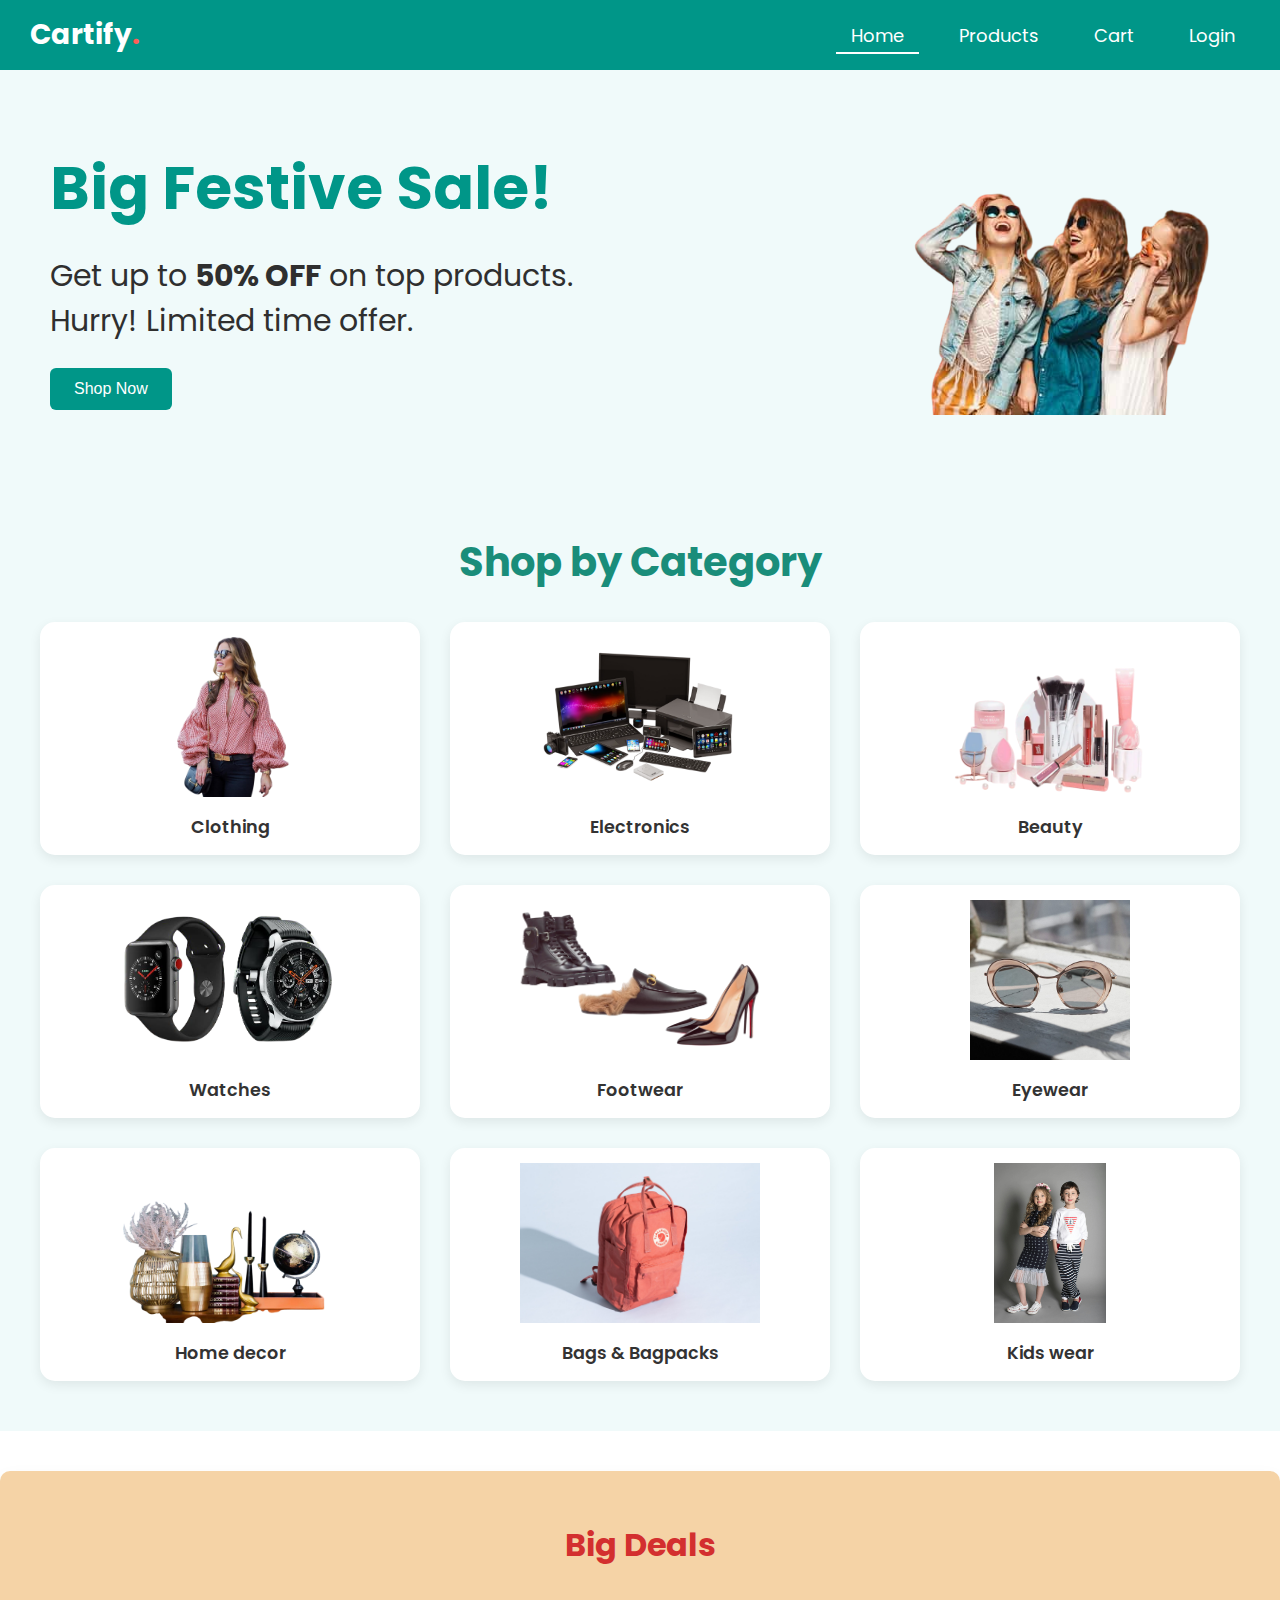
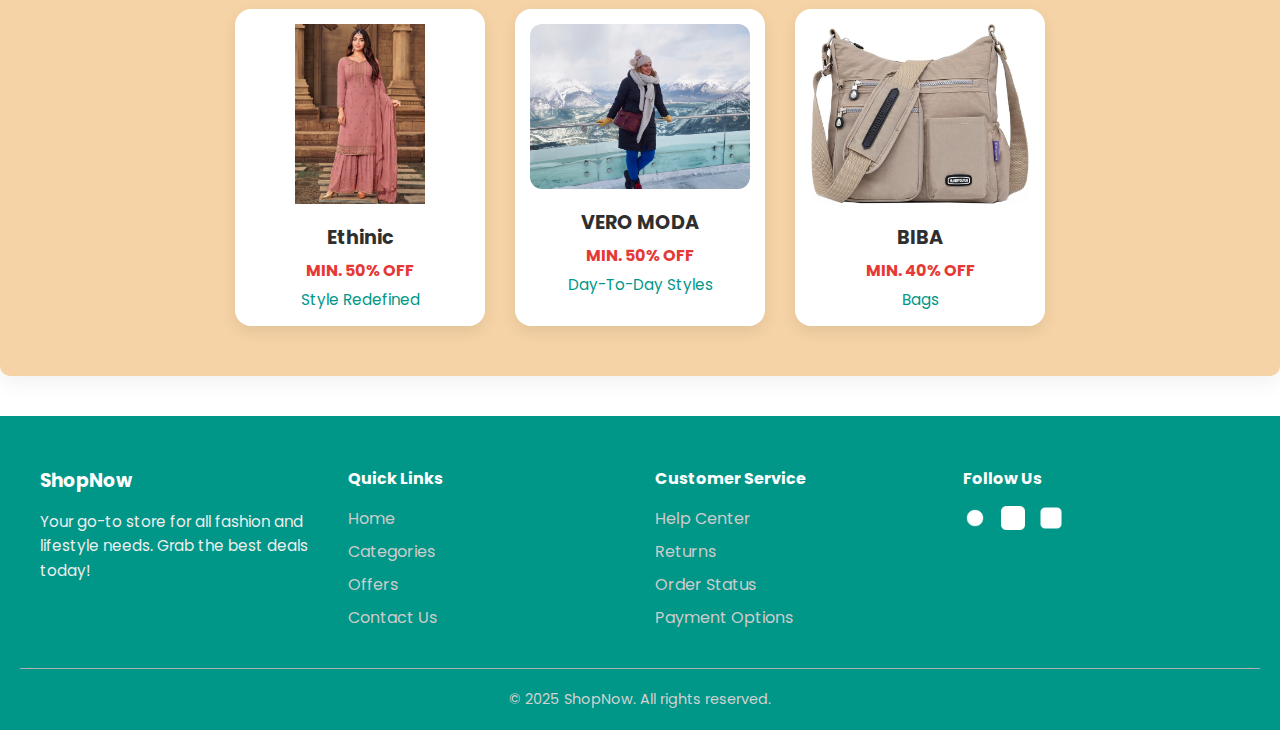
<file: index.html>
<!DOCTYPE html>
<html lang="en">
<head>
  <meta charset="UTF-8" />
  <meta name="viewport" content="width=device-width, initial-scale=1.0" />
  <title>E-commerce website</title>
  <link rel="stylesheet" href="style.css" />
</head>
<body>
  <!-- Navbar -->
  <nav class="navbar">
    <div class="logo">Cartify<span class="dot">.</span></div>
    <ul class="nav-links" >
      <li><a href="index.html" class="active">Home</a></li>
      <li><a href="products.html">Products</a></li>
      <li><a href="cart.html">Cart</a></li>
      <li><a href="login.html">Login</a></li>
    </ul>
  </nav>

  <!-- Discount Section -->
  <section class="discount-section">

    
      <div class="discount-text">
        <h2>Big Festive Sale!</h2>
        <p>Get up to <strong>50% OFF</strong> on top products.<br />Hurry! Limited time offer.</p>
        <!-- <button class="shop-btn">Shop Now</button> -->

        <a href="products.html">
  <button class="shop-btn">Shop Now</button>
</a>

      </div>
     <div class="discount-image">
        <img src="clothing-offers-Photoroom.png" alt="Discount Offer" />
     </div>
    
  </section>

  <!--  Categories Section moved OUTSIDE -->
  <section class="categories-section">
   
    <h2>Shop by Category</h2>
    <div class="category-cards" >
      <div class="category-card" data-category="Clothing">
        <img src="clothings.png" alt="Clothing" />
        <p>Clothing</p>
      </div>
      <div class="category-card" data-category="Electronics">
        <img src="electronic.png" alt="Electronics" />
        <p>Electronics</p>
      </div>
      <div class="category-card" data-category="Beauty">
        <img src="beauty.png" alt="Beauty" />
        <p>Beauty</p>
      </div>
      <div class="category-card" data-category="Watches">
        <img src="watches.png" alt="Watches" />
        <p>Watches</p>
      </div>
      <div class="category-card" data-category="Footwear">
        <img src="Footwear.png" alt="Footwear" />
        <p>Footwear</p>
      </div>
       <div class="category-card" data-category="Eyewear">
        <img src="Eyewear.jpg" alt="eyewear" />
        <p>Eyewear</p>
      </div>
       <div class="category-card" data-category="Home Decor">
        <img src="Home decor.png" alt="Home decor" />
        <p>Home decor</p>
      </div>
       <div class="category-card" data-category="Bags & Bagpacks">
        <img src="bags.jpg" alt="Bags" />
        <p>Bags & Bagpacks</p>
      </div>
      <div class="category-card" data-category="Kids Wear">
        <img src="Kids wear.jpg" alt="Kids wear" />
        <p>Kids wear</p>
      </div>
    </div>
   
  </section>
 <!-- DEALS SECTION -->
 <section class="deals-section">
  
  <h2 class="deals-heading">Big Deals</h2>
  <div class="deals-container">
    
    <div class="deal-card">
      <img src="Ethinic wear.jpg" alt="Levi's Denim">
      <div class="brand-text">Ethinic</div>
      <p class="discount">MIN. 50% OFF</p>
      <p class="subtext">Style Redefined</p>
    </div>

    <div class="deal-card">
      <img src="Winter wear.jpg" alt="Winter Wear">
      <div class="brand-text">VERO MODA</div>
      <p class="discount">MIN. 50% OFF</p>
      <p class="subtext">Day-To-Day Styles</p>
    </div>

    <div class="deal-card">
      <img src="bags1.jpg" alt="Bags">
      <div class="brand-text">BIBA</div>
      <p class="discount">MIN. 40% OFF</p>
      <p class="subtext">Bags</p>
    </div>
  </div>
 
</section>

<footer class="site-footer">
  
  <div class="footer-container">
    <div class="footer-column">
      <h3>ShopNow</h3>
      <p>Your go-to store for all fashion and lifestyle needs. Grab the best deals today!</p>
    </div>

    <div class="footer-column">
      <h4>Quick Links</h4>
      <ul>
        <li><a href="#">Home</a></li>
        <li><a href="#">Categories</a></li>
        <li><a href="#">Offers</a></li>
        <li><a href="#">Contact Us</a></li>
      </ul>
    </div>

    <div class="footer-column">
      <h4>Customer Service</h4>
      <ul>
        <li><a href="#">Help Center</a></li>
        <li><a href="#">Returns</a></li>
        <li><a href="#">Order Status</a></li>
        <li><a href="#">Payment Options</a></li>
      </ul>
    </div>

    <div class="footer-column">
      <h4>Follow Us</h4>
      <div class="social-icons">
        <a href="#"><img src="facebook-icon.png" alt="Facebook" /></a>
        <a href="#"><img src="instagram-icon.png" alt="Instagram" /></a>
        <a href="#"><img src="Twitter-icon.png" alt="Twitter" /></a>
      </div>
    </div>
  </div>

  <div class="footer-bottom">
    <p>&copy; 2025 ShopNow. All rights reserved.</p>
  </div>
  
</footer>




  <!-- JS -->
  <script src="script.js"></script>
</body>
</html>
</file>
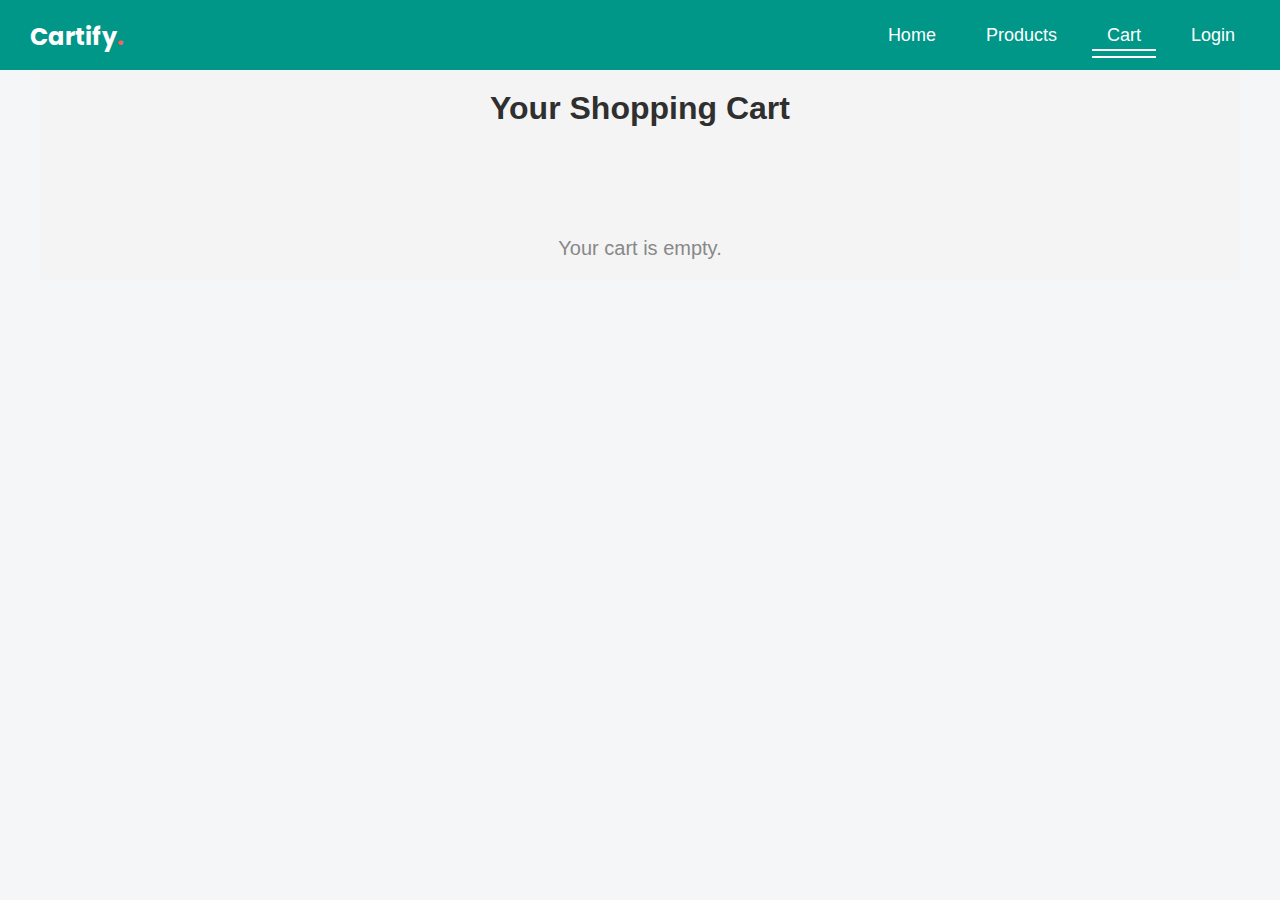
<file: cart.html>
<!DOCTYPE html>
<html lang="en">
<head>
  <meta charset="UTF-8">
  <meta name="viewport" content="width=device-width, initial-scale=1.0"> <!-- ✅ Added for responsiveness -->
  <title>Cart - Cartify</title>
  <link rel="stylesheet" href="style.css">
  <style>
    body {
      font-family: 'Segoe UI', sans-serif;
      background-color: #f4f6f8;
      margin: 0;
      padding: 0;
    }

    /* Navbar */
    .navbar {
      display: flex;
      justify-content: space-between;
      align-items: center;
      padding: 15px 30px;
      background: #009688;
      color: white;
      flex-wrap: wrap;
    }
    .logo {
      font-size: 1.5rem;
      font-weight: bold;
    }
    .nav-links {
      list-style: none;
      display: flex;
      gap: 20px;
      margin: 0;
      padding: 0;
      flex-wrap: wrap;
    }
    .nav-links a {
      text-decoration: none;
      color: white;
      font-weight: 500;
    }
    .nav-links a.active {
      border-bottom: 2px solid #fff;
    }

    /* Cart Section */
    .cart-section {
      max-width: 1200px;
      margin: 0 auto;
      padding: 20px;
    }
    .cart-section h2 {
      text-align: center;
      font-size: 2rem;
      margin-bottom: 30px;
    }

    .cart-grid {
      display: flex;
      flex-direction: column;
      gap: 20px;
    }

    .cart-item {
      background-color: #fff;
      display: flex;
      align-items: center;
      padding: 15px;
      border-radius: 10px;
      box-shadow: 0 2px 8px rgba(0, 0, 0, 0.06);
      transition: box-shadow 0.3s;
      flex-wrap: wrap; /* ✅ Handles smaller screens */
    }

    .cart-item:hover {
      box-shadow: 0 4px 14px rgba(0, 0, 0, 0.1);
    }

    .cart-item img {
      height: 100px;
      width: 100px;
      object-fit: cover;
      border-radius: 8px;
      border: 1px solid #ddd;
      flex-shrink: 0;
    }

    .cart-details {
      flex: 1;
      margin-left: 20px;
      min-width: 180px; /* ✅ Prevents collapsing on mobile */
    }

    .cart-details h3 {
      margin: 0;
      font-size: 18px;
      color: #333;
    }
    .cart-details p {
      margin: 5px 0;
      font-size: 16px;
      color: #666;
    }

    .remove-btn {
      background-color: #ff5252;
      border: none;
      padding: 10px 16px;
      color: white;
      border-radius: 6px;
      cursor: pointer;
      font-size: 14px;
      transition: background-color 0.3s;
      margin-top: 10px;
    }
    .remove-btn:hover {
      background-color: #e60000;
    }

    .empty-cart {
      text-align: center;
      margin-top: 80px;
      font-size: 20px;
      color: #888;
    }

    .checkout-summary {
      display: flex;
      justify-content: space-between;
      align-items: center;
      margin-top: 30px;
      flex-wrap: wrap;
      gap: 15px;
      padding: 15px;
      background: #fff;
      border-radius: 10px;
      box-shadow: 0 2px 8px rgba(0,0,0,0.08);
    }

    .total-section {
      font-size: 20px;
      font-weight: 600;
      color: #111;
    }

    .checkout-btn {
      background-color: #009688;
      color: white;
      padding: 12px 28px;
      font-size: 16px;
      border: none;
      border-radius: 6px;
      cursor: pointer;
      transition: background-color 0.3s;
      text-decoration: none;
    }
    .checkout-btn:hover {
      background-color: #00796b;
    }

    /* ✅ Responsive Fixes */
    @media (max-width: 768px) {
      .cart-item {
        flex-direction: column;
        align-items: flex-start;
      }
      .cart-details {
        margin-left: 0;
        margin-top: 10px;
      }
      .checkout-summary {
        flex-direction: column;
        align-items: flex-start;
      }
      .total-section {
        font-size: 18px;
      }
      .checkout-btn {
        width: 100%;
        text-align: center;
      }
    }

    @media (max-width: 480px) {
      .navbar {
        flex-direction: column;
        align-items: flex-start;
      }
      .nav-links {
        flex-direction: column;
        gap: 10px;
        width: 100%;
      }
      .cart-section h2 {
        font-size: 1.5rem;
      }
      .cart-item img {
        height: 80px;
        width: 80px;
      }
    }
  </style>
</head>
<body>

  <!-- Navbar -->
  <nav class="navbar">
    <div class="logo">Cartify<span class="dot">.</span></div>
    <ul class="nav-links">
      <li><a href="index.html">Home</a></li>
      <li><a href="products.html">Products</a></li>
      <li><a href="cart.html" class="active">Cart</a></li>
      <li><a href="login.html">Login</a></li>
    </ul>
  </nav>

  <!-- Cart Section -->
  <section class="cart-section">
    <h2>Your Shopping Cart</h2>
    <div class="cart-grid" id="cart-items"></div>
    <div id="checkout-container" class="checkout-summary" style="display:none;">
      <div id="total-price" class="total-section"></div>
      <a href="checkout.html" class="checkout-btn">Proceed to Checkout</a>
    </div>
  </section>

  <script>
    const cartContainer = document.getElementById('cart-items');
    const totalPriceEl = document.getElementById('total-price');
    let cartItems = JSON.parse(localStorage.getItem('cart')) || [];

    function calculateTotal(cartItems) {
      let total = 0;
      cartItems.forEach(item => {
        const price = parseInt(item.price.replace(/\D/g, ''));
        total += price;
      });
      return total;
    }

    function renderCart() {
      cartContainer.innerHTML = '';
      if (cartItems.length === 0) {
        cartContainer.innerHTML = '<p class="empty-cart">Your cart is empty.</p>';
        totalPriceEl.innerHTML = '';
        document.getElementById('checkout-container').style.display = 'none';
        return;
      }

      cartItems.forEach((item, index) => {
        const product = document.createElement('div');
        product.classList.add('cart-item');
        product.innerHTML = `
          <img src="${item.image}" alt="${item.name}">
          <div class="cart-details">
            <h3>${item.name}</h3>
            <p>${item.price}</p>
          </div>
          <button class="remove-btn" data-index="${index}">Remove</button>
        `;
        cartContainer.appendChild(product);
      });

      document.querySelectorAll('.remove-btn').forEach(btn => {
        btn.addEventListener('click', function() {
          const index = this.getAttribute('data-index');
          cartItems.splice(index, 1);
          localStorage.setItem('cart', JSON.stringify(cartItems));
          renderCart();
        });
      });

      const total = calculateTotal(cartItems);
      totalPriceEl.innerHTML = `Total: ₹${total}`;
      document.getElementById('checkout-container').style.display = 'flex';
    }

    renderCart();
  </script>
</body>
</html>
</file>
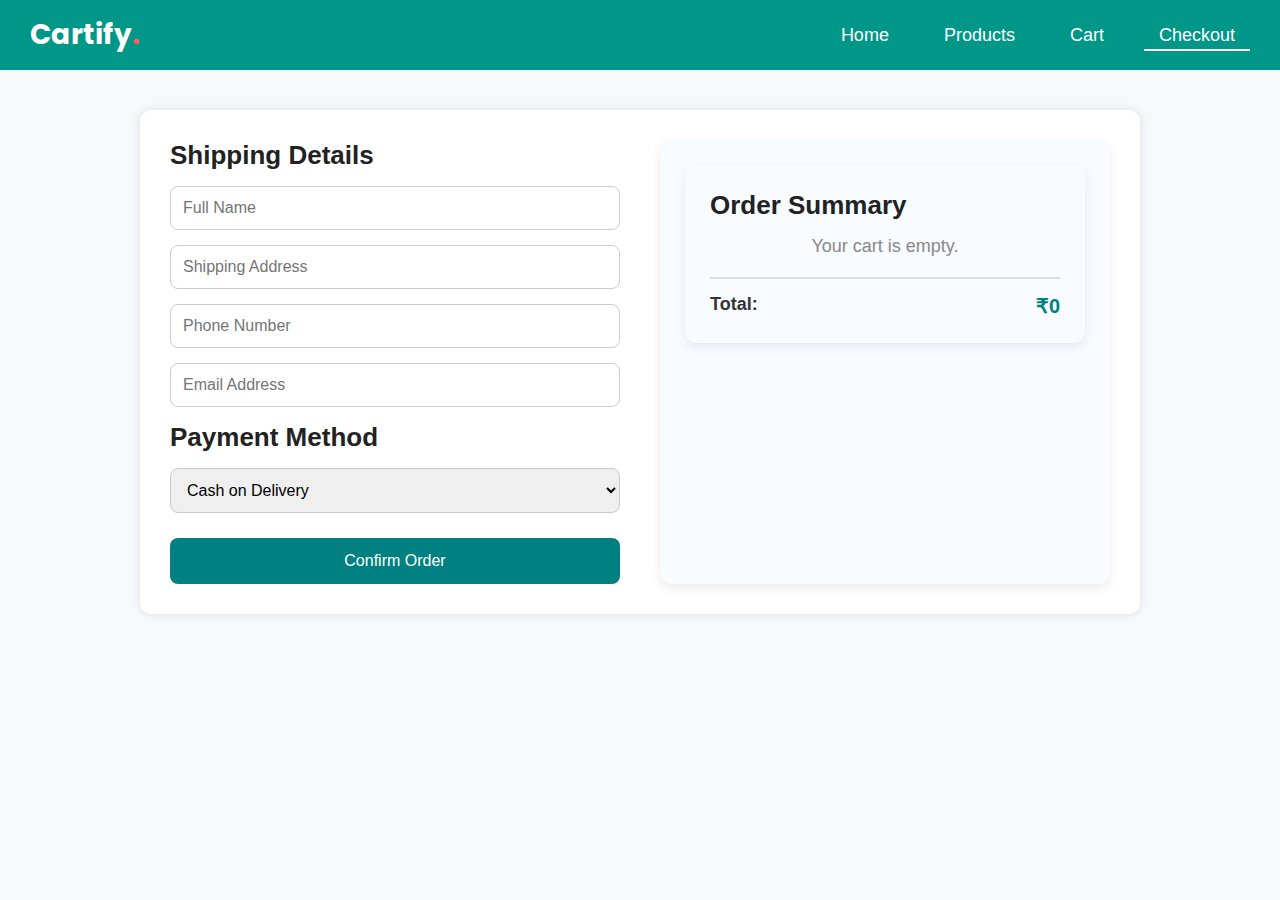
<file: checkout.html>
<!DOCTYPE html>
<html lang="en">
<head>
  <meta charset="UTF-8" />
  <meta name="viewport" content="width=device-width, initial-scale=1.0"/>
  <title>Checkout - Cartify</title>
  <link rel="stylesheet" href="style.css" />
  <style>
    body {
      font-family: 'Segoe UI', sans-serif;
      background-color: #f6f9fc;
      margin: 0;
      padding: 0;
    }

    .checkout-container {
      max-width: 1000px;
      margin: 40px auto;
      background-color: #fff;
      padding: 30px;
      box-shadow: 0 0 10px rgba(0,0,0,0.1);
      border-radius: 12px;
      display: flex;
      gap: 40px;
      flex-wrap: wrap;
    }

    .checkout-form, .order-summary {
      flex: 1 1 400px;
    }

    h2 {
      margin-bottom: 15px;
      font-size: 26px;
      color: #222;
    }

    input, select, textarea {
      width: 100%;
      padding: 12px;
      margin-bottom: 15px;
      border: 1px solid #ccc;
      border-radius: 8px;
      font-size: 16px;
    }

    .order-summary {
      background-color: #f0f4ff;
      padding: 20px;
      border-radius: 12px;
    }

    .summary-item {
      display: flex;
      justify-content: space-between;
      margin-bottom: 12px;
      font-size: 16px;
    }

    .checkout-btn {
      background-color: #008080;
      color: white;
      border: none;
      padding: 14px 24px;
      font-size: 16px;
      border-radius: 8px;
      cursor: pointer;
      width: 100%;
      margin-top: 10px;
    }

    .checkout-btn:hover {
      background-color: #006666;
    }

    .empty-msg {
      color: #888;
      font-size: 18px;
      text-align: center;
    }

    .order-summary {
  background-color: #f8fbff;
  padding: 25px;
  border-radius: 12px;
  box-shadow: 0 4px 12px rgba(0,0,0,0.08);
}

.summary-list {
  display: flex;
  flex-direction: column;
  gap: 15px;
  margin-bottom: 20px;
}

.summary-item-card {
  display: flex;
  align-items: center;
  background-color: #ffffff;
  border: 1px solid #ddd;
  padding: 12px 15px;
  border-radius: 10px;
  box-shadow: 0 1px 4px rgba(0,0,0,0.05);
}

.summary-item-card img {
  width: 60px;
  height: 60px;
  object-fit: cover;
  border-radius: 6px;
  margin-right: 15px;
}

.summary-item-details {
  flex-grow: 1;
}

.summary-item-details h4 {
  margin: 0;
  font-size: 16px;
  color: #222;
}

.summary-item-details span {
  color: #666;
  font-size: 14px;
}

.summary-total-label {
  font-size: 18px;
  font-weight: bold;
  color: #333;
}

.summary-total-amount {
  font-size: 20px;
  font-weight: bold;
  color: #008080;
}

.total-section {
  display: flex;
  justify-content: space-between;
  border-top: 2px solid #ddd;
  padding-top: 15px;
}

  </style>
</head>
<body>

  <nav class="navbar">
    <div class="logo">Cartify<span class="dot">.</span></div>
    <ul class="nav-links">
      <li><a href="index.html">Home</a></li>
      <li><a href="products.html">Products</a></li>
      <li><a href="cart.html">Cart</a></li>
      <li><a href="checkout.html" class="active">Checkout</a></li>
    </ul>
  </nav>

  <div class="checkout-container">
    <div class="checkout-form">
      <h2>Shipping Details</h2>
      <input type="text" id="name" placeholder="Full Name" required>
      <input type="text" id="address" placeholder="Shipping Address" required>
      <input type="tel" id="phone" placeholder="Phone Number" required>
      <input type="email" id="email" placeholder="Email Address" required>

      <h2>Payment Method</h2>
      <select id="payment">
        <option value="cod">Cash on Delivery</option>
        <option value="upi">UPI</option>
        <option value="card">Credit/Debit Card</option>
      </select>

      <button class="checkout-btn" onclick="confirmOrder()">Confirm Order</button>
    </div>

    <div class="order-summary">
     <div class="order-summary">
  <h2>Order Summary</h2>
  <div id="summary-items" class="summary-list">
    <!-- Items injected via JavaScript -->
  </div>
  <div class="total-section">
    <div class="summary-total-label">Total:</div>
    <div class="summary-total-amount">₹<span id="total-amount">0</span></div>
  </div>
</div>

  </div>

  <script>
    const cart = JSON.parse(localStorage.getItem('cart')) || [];
    const summaryItems = document.getElementById('summary-items');
    const totalAmount = document.getElementById('total-amount');

    let total = 0;

    if (cart.length === 0) {
      summaryItems.innerHTML = "<p class='empty-msg'>Your cart is empty.</p>";
    } else {
      cart.forEach(item => {
        const div = document.createElement('div');
        div.classList.add('summary-item');
        div.innerHTML = `<span>${item.name}</span><span>${item.price}</span>`;
        summaryItems.appendChild(div);

        const numericPrice = parseFloat(item.price.replace(/[^\d.]/g, ''));
        total += numericPrice;
      });
      totalAmount.innerText = total.toFixed(2);
    }

    function confirmOrder() {
      const name = document.getElementById('name').value.trim();
      const address = document.getElementById('address').value.trim();
      const phone = document.getElementById('phone').value.trim();
      const email = document.getElementById('email').value.trim();
      const payment = document.getElementById('payment').value;

      if (!name || !address || !phone || !email) {
        alert("Please fill all shipping details.");
        return;
      }

      alert("🎉 Order placed successfully!\nThank you for shopping with Cartify.");
      localStorage.removeItem('cart');
      window.location.href = "index.html";
    }
  </script>
</body>
</html>
</file>
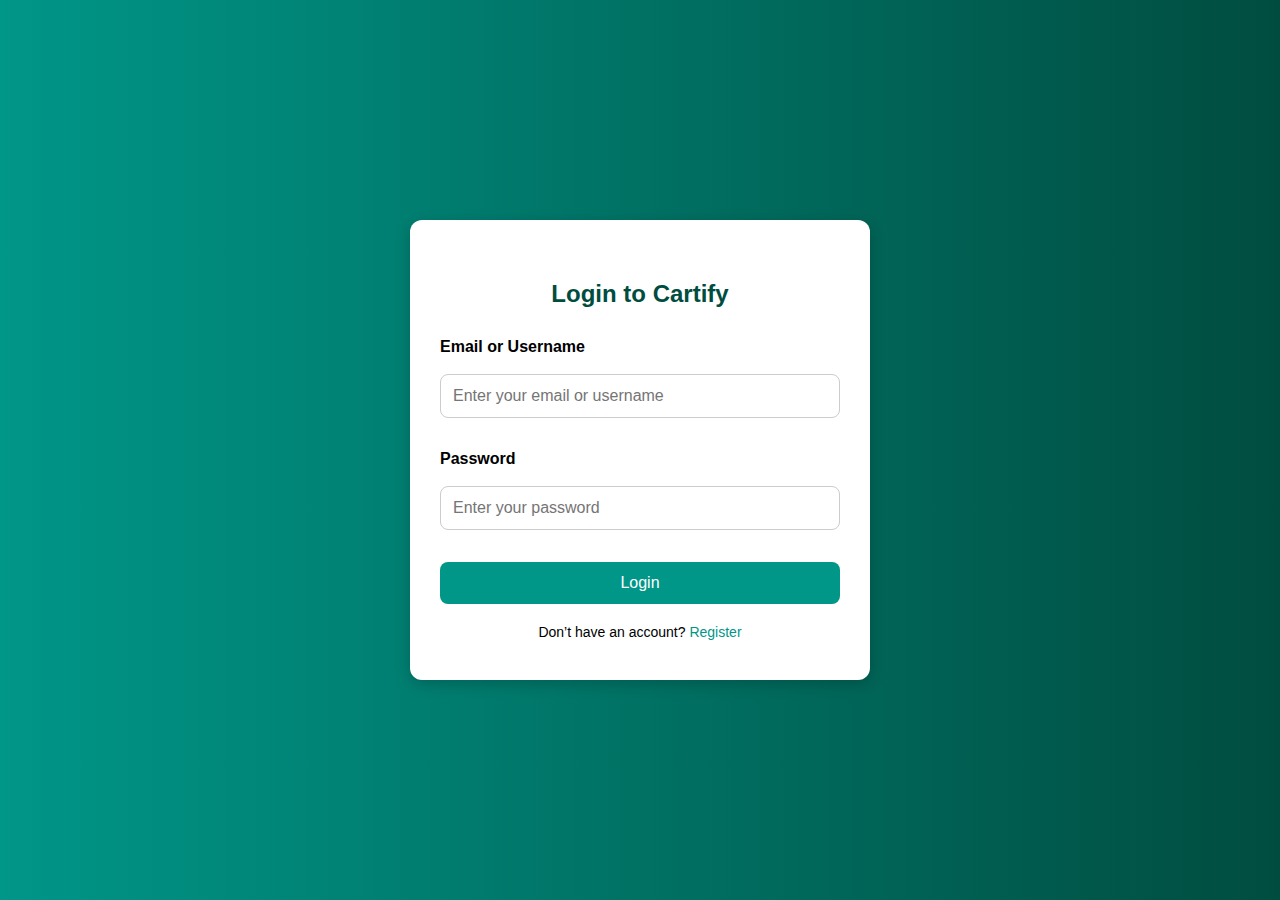
<file: login.html>
<!DOCTYPE html>
<html lang="en">
<head>
  <meta charset="UTF-8">
  <meta name="viewport" content="width=device-width, initial-scale=1">
  <title>Login | Cartify</title>
  <style>
    body {
      margin: 0;
      font-family: 'Segoe UI', sans-serif;
      background: linear-gradient(to right, #009688, #004d40);
      display: flex;
      justify-content: center;
      align-items: center;
      height: 100vh;
    }

    .login-container {
      background-color: #fff;
      padding: 40px 30px;
      border-radius: 12px;
      box-shadow: 0 4px 15px rgba(0, 0, 0, 0.2);
      width: 100%;
      max-width: 400px;
    }

    .login-container h2 {
      text-align: center;
      margin-bottom: 30px;
      color: #004d40;
    }

    .form-group {
      margin-bottom: 20px;
     
    }

    .form-group label {
      display: block;
      margin-bottom: 6px;
      font-weight: 600;
    }

    .form-group input {
      width: 100%;
      padding: 12px;
      margin:12px 0;
      border: 1px solid #ccc;
      border-radius: 8px;
      font-size: 16px;
      outline: none;
      transition: border-color 0.3s;
      box-sizing: border-box;
      
    }

    .form-group input:focus {
      border-color: #009688;
    }

    .login-btn {
      width: 100%;
      padding: 12px;
      background-color: #009688;
      color: #fff;
      font-size: 16px;
      border: none;
      border-radius: 8px;
      cursor: pointer;
      transition: background-color 0.3s;
    }

    .login-btn:hover {
      background-color: #00796b;
    }

    .register-link {
      text-align: center;
      margin-top: 20px;
      font-size: 14px;
    }

    .register-link a {
      color: #009688;
      text-decoration: none;
    }

    .register-link a:hover {
      text-decoration: underline;
    }

    @media (max-width: 500px) {
      .login-container {
        padding: 30px 20px;
      }
    }
  </style>
</head>
<body>

  <div class="login-container">
    <h2>Login to Cartify</h2>
    <form>
      <div class="form-group">
        <label for="email">Email or Username</label>
        <input type="text" id="email" placeholder="Enter your email or username" required>
      </div>
      <div class="form-group">
        <label for="password">Password</label>
        <input type="password" id="password" placeholder="Enter your password" required>
      </div>
      <button type="submit" class="login-btn">Login</button>
    </form>
    <div class="register-link">
      Don’t have an account? <a href="register.html">Register</a>
    </div>
  </div>

  <script>
  const loginForm = document.querySelector("form");

  loginForm.addEventListener("submit", function (e) {
    e.preventDefault(); // Stop the form from refreshing the page

    const email = document.getElementById("email").value.trim();
    const password = document.getElementById("password").value.trim();

    if (email && password) {
      alert("Login Successful!");
      window.location.href = "index.html"; // Redirect to home page
    } else {
      alert("Please fill in all fields.");
    }
  });
</script>


</body>
</html>
</file>
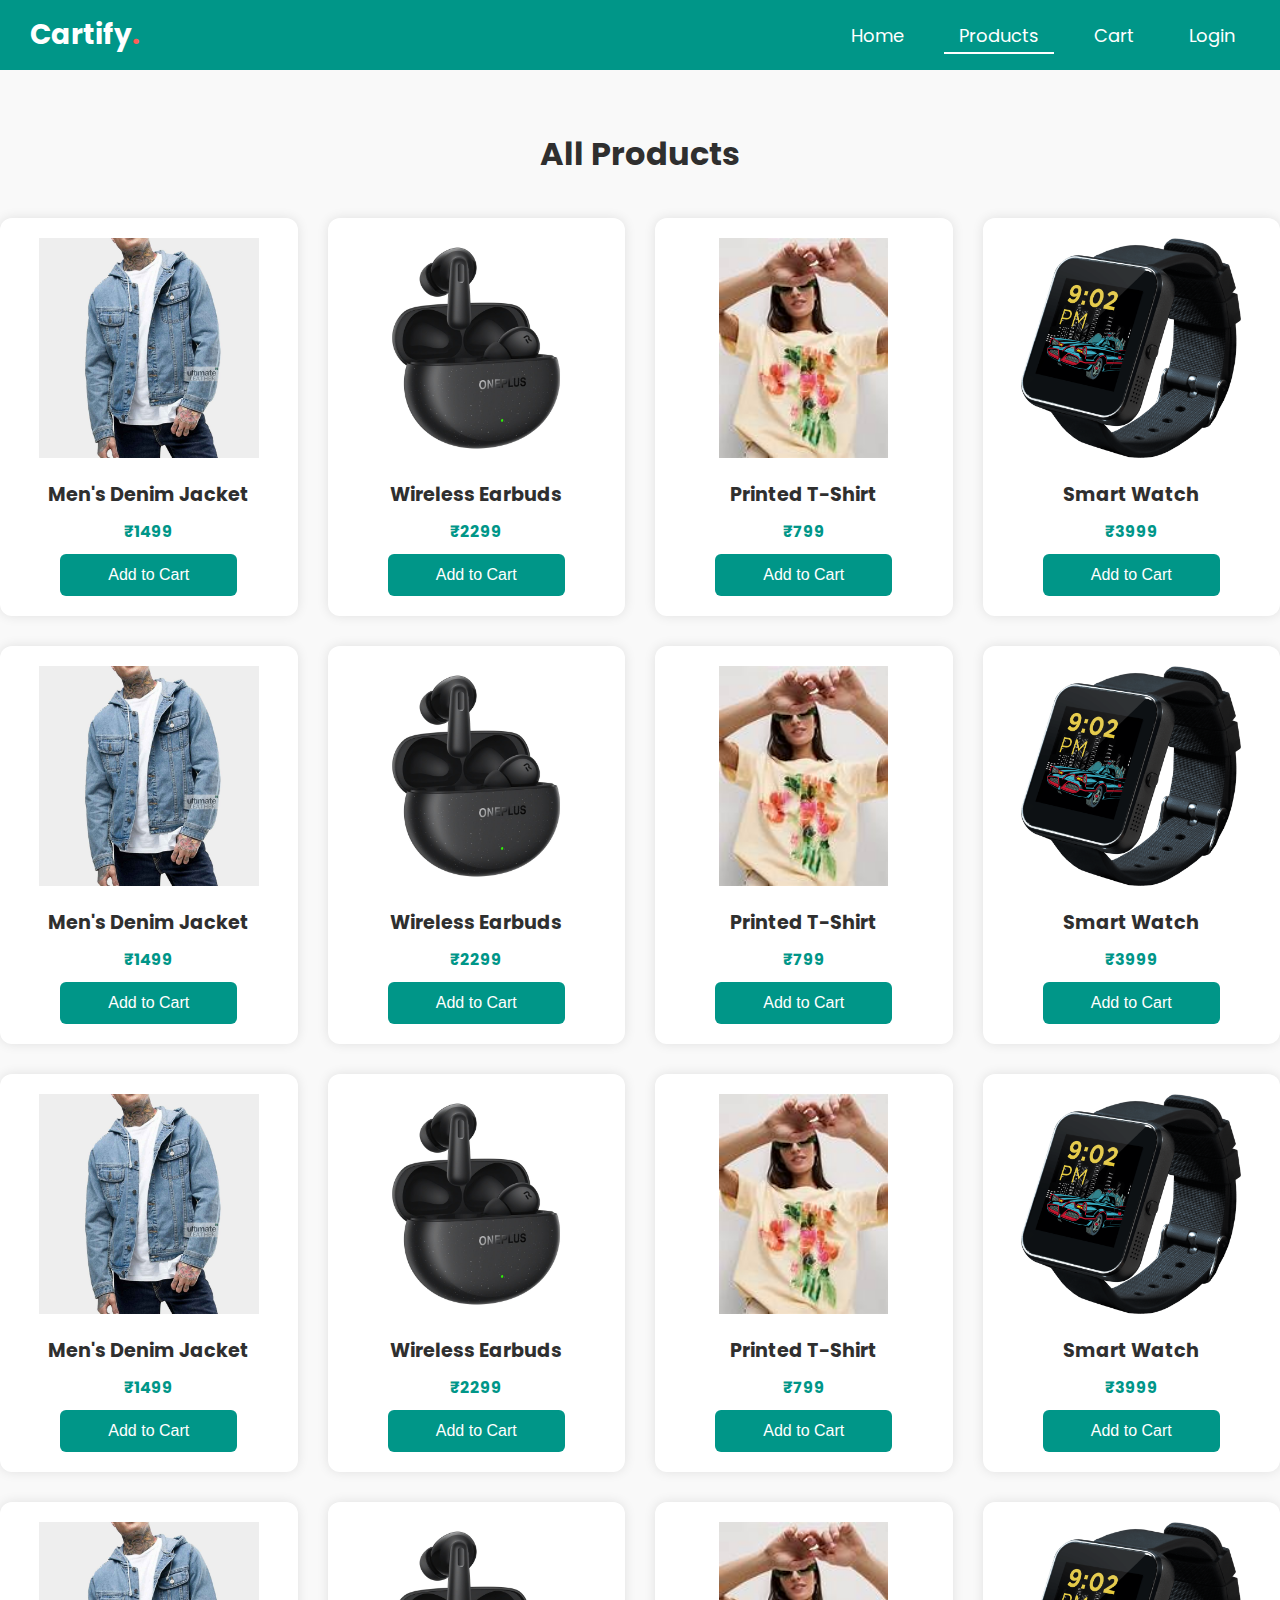
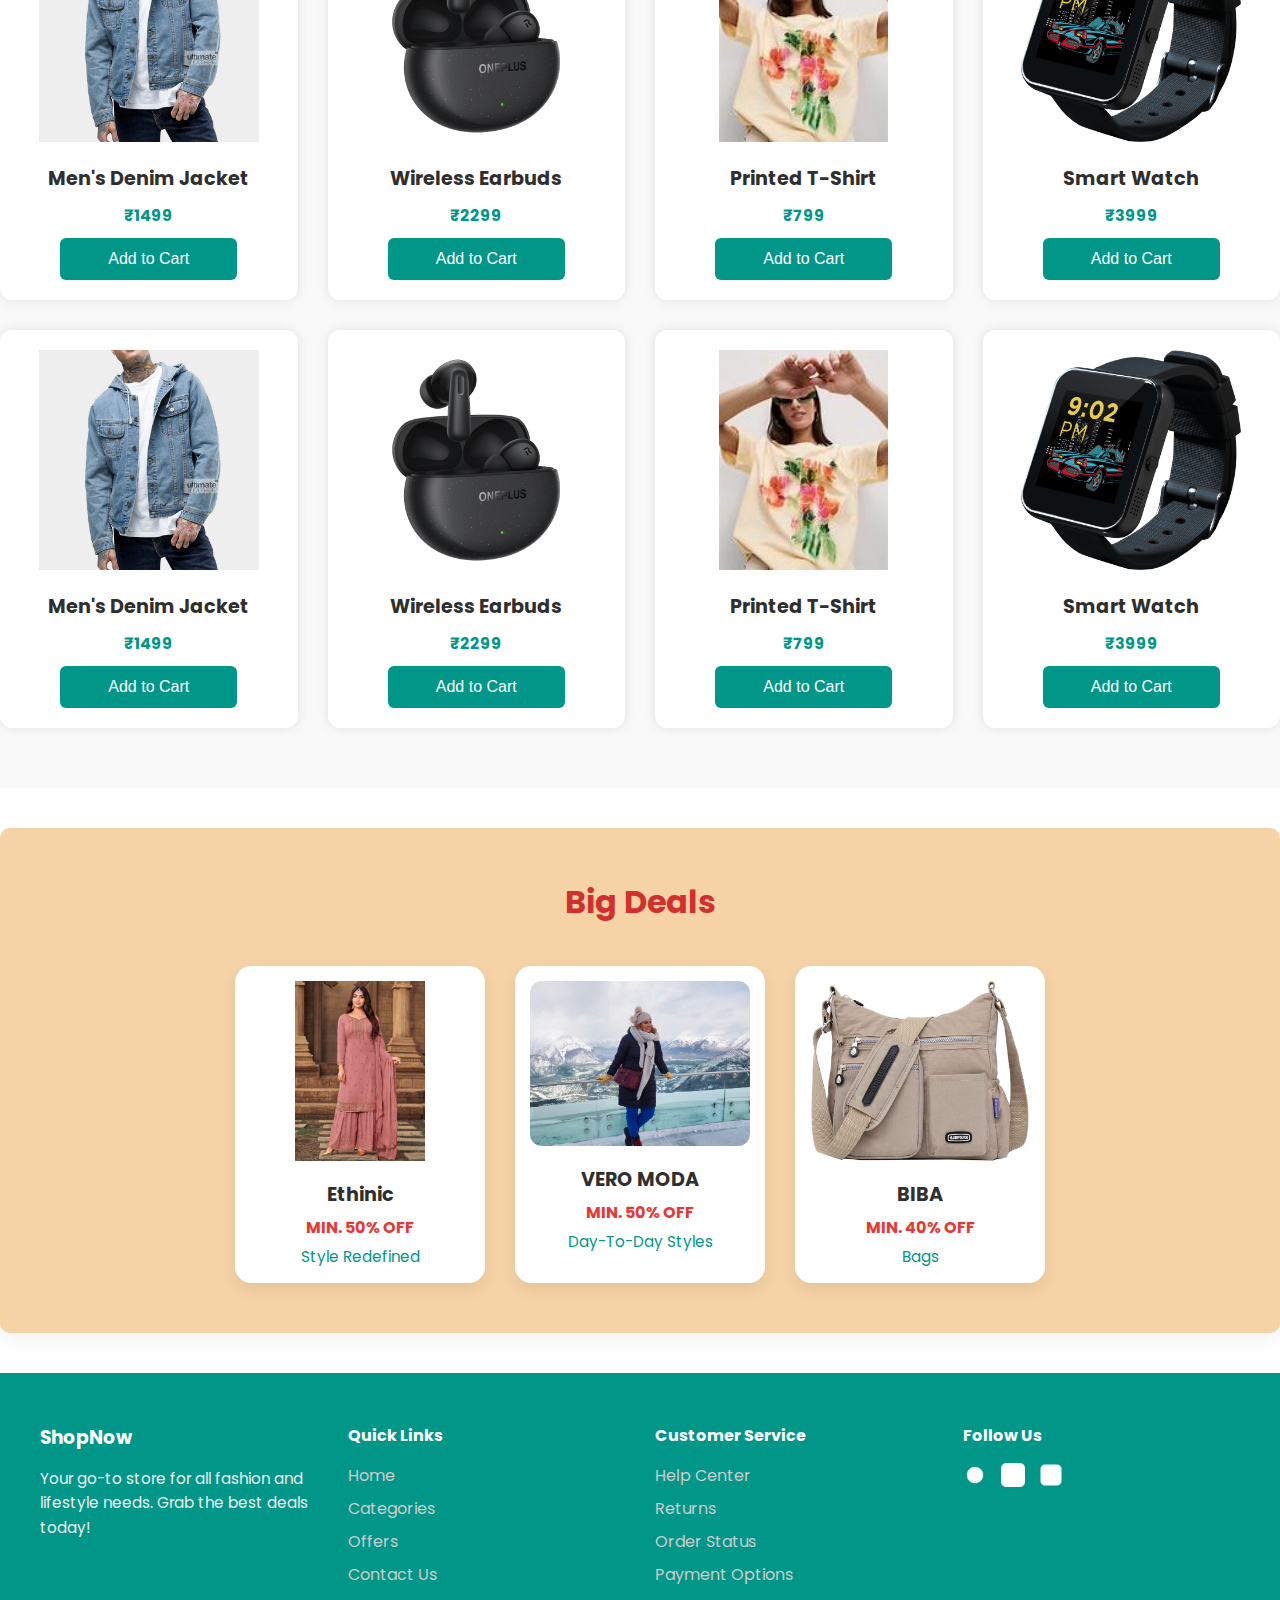
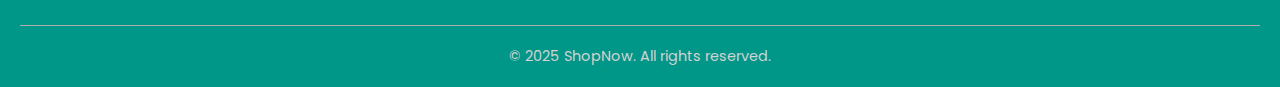
<file: products.html>
<!DOCTYPE html>
<html lang="en">
<head>
  <meta charset="UTF-8" />
  <meta name="viewport" content="width=device-width, initial-scale=1.0" />
  <title>Products | Cartify</title>
  <link rel="stylesheet" href="style.css" />
</head>
<body>
  <!-- Navbar -->
  <nav class="navbar">
    <div class="logo">Cartify<span class="dot">.</span></div>
    <ul class="nav-links">
      <li><a href="index.html">Home</a></li>
      <li><a href="products.html" class="active">Products</a></li>
      <li><a href="cart.html">Cart</a></li>
      <li><a href="login.html">Login</a></li>
    </ul>
  </nav>

  <!-- Products Section -->
  <section class="products-section">
    <div class="container">
      <h2 class="section-title">All Products</h2>
      <div class="products-grid">
        <!-- Product 1 -->
        <div class="product-card">
          <img src="product1.jpg" alt="Product 1" />
          <h3>Men's Denim Jacket</h3>
          <p class="price">₹1499</p>
          <button class="add-to-cart">Add to Cart</button>
        </div>

        <!-- Product 2 -->
        <div class="product-card">
          <img src="product2.jpg" alt="Product 2" />
          <h3>Wireless Earbuds</h3>
          <p class="price">₹2299</p>
          <button class="add-to-cart">Add to Cart</button>
        </div>

        <!-- Product 3 -->
        <div class="product-card">
          <img src="product3.jpeg" alt="Product 3" />
          <h3>Printed T-Shirt</h3>
          <p class="price">₹799</p>
          <button class="add-to-cart">Add to Cart</button>
        </div>

        <!-- Product 4 -->
        <div class="product-card">
          <img src="product4.png
          " alt="Product 4" />
          <h3>Smart Watch</h3>
          <p class="price">₹3999</p>
          <button class="add-to-cart">Add to Cart</button>
        </div>

         <!-- Product 1 -->
        <div class="product-card">
          <img src="product1.jpg" alt="Product 1" />
          <h3>Men's Denim Jacket</h3>
          <p class="price">₹1499</p>
          <button class="add-to-cart">Add to Cart</button>
        </div>

        <!-- Product 2 -->
        <div class="product-card">
          <img src="product2.jpg" alt="Product 2" />
          <h3>Wireless Earbuds</h3>
          <p class="price">₹2299</p>
          <button class="add-to-cart">Add to Cart</button>
        </div>

        <!-- Product 3 -->
        <div class="product-card">
          <img src="product3.jpeg" alt="Product 3" />
          <h3>Printed T-Shirt</h3>
          <p class="price">₹799</p>
          <button class="add-to-cart">Add to Cart</button>
        </div>

        <!-- Product 4 -->
        <div class="product-card">
          <img src="product4.png
          " alt="Product 4" />
          <h3>Smart Watch</h3>
          <p class="price">₹3999</p>
          <button class="add-to-cart">Add to Cart</button>
        </div>

        <!-- Product 1 -->
        <div class="product-card">
          <img src="product1.jpg" alt="Product 1" />
          <h3>Men's Denim Jacket</h3>
          <p class="price">₹1499</p>
          <button class="add-to-cart">Add to Cart</button>
        </div>

        <!-- Product 2 -->
        <div class="product-card">
          <img src="product2.jpg" alt="Product 2" />
          <h3>Wireless Earbuds</h3>
          <p class="price">₹2299</p>
          <button class="add-to-cart">Add to Cart</button>
        </div>

        <!-- Product 3 -->
        <div class="product-card">
          <img src="product3.jpeg" alt="Product 3" />
          <h3>Printed T-Shirt</h3>
          <p class="price">₹799</p>
          <button class="add-to-cart">Add to Cart</button>
        </div>

        <!-- Product 4 -->
        <div class="product-card">
          <img src="product4.png
          " alt="Product 4" />
          <h3>Smart Watch</h3>
          <p class="price">₹3999</p>
          <button class="add-to-cart">Add to Cart</button>
        </div>

         <!-- Product 1 -->
        <div class="product-card">
          <img src="product1.jpg" alt="Product 1" />
          <h3>Men's Denim Jacket</h3>
          <p class="price">₹1499</p>
          <button class="add-to-cart">Add to Cart</button>
        </div>

        <!-- Product 2 -->
        <div class="product-card">
          <img src="product2.jpg" alt="Product 2" />
          <h3>Wireless Earbuds</h3>
          <p class="price">₹2299</p>
          <button class="add-to-cart">Add to Cart</button>
        </div>

        <!-- Product 3 -->
        <div class="product-card">
          <img src="product3.jpeg" alt="Product 3" />
          <h3>Printed T-Shirt</h3>
          <p class="price">₹799</p>
          <button class="add-to-cart">Add to Cart</button>
        </div>

        <!-- Product 4 -->
        <div class="product-card">
          <img src="product4.png
          " alt="Product 4" />
          <h3>Smart Watch</h3>
          <p class="price">₹3999</p>
          <button class="add-to-cart">Add to Cart</button>
        </div>

          <!-- Product 1 -->
        <div class="product-card">
          <img src="product1.jpg" alt="Product 1" />
          <h3>Men's Denim Jacket</h3>
          <p class="price">₹1499</p>
          <button class="add-to-cart">Add to Cart</button>
        </div>

        <!-- Product 2 -->
        <div class="product-card">
          <img src="product2.jpg" alt="Product 2" />
          <h3>Wireless Earbuds</h3>
          <p class="price">₹2299</p>
          <button class="add-to-cart">Add to Cart</button>
        </div>

        <!-- Product 3 -->
        <div class="product-card">
          <img src="product3.jpeg" alt="Product 3" />
          <h3>Printed T-Shirt</h3>
          <p class="price">₹799</p>
          <button class="add-to-cart">Add to Cart</button>
        </div>

        <!-- Product 4 -->
        <div class="product-card">
          <img src="product4.png
          " alt="Product 4" />
          <h3>Smart Watch</h3>
          <p class="price">₹3999</p>
          <button class="add-to-cart">Add to Cart</button>
        </div>


        <!-- Add more product-cards as needed -->
      </div>
    </div>
  </section>

  <!-- DEALS SECTION -->
 <section class="deals-section">
  
  <h2 class="deals-heading">Big Deals</h2>
  <div class="deals-container">
    
    <div class="deal-card">
      <img src="Ethinic wear.jpg" alt="Levi's Denim">
      <div class="brand-text">Ethinic</div>
      <p class="discount">MIN. 50% OFF</p>
      <p class="subtext">Style Redefined</p>
    </div>

    <div class="deal-card">
      <img src="Winter wear.jpg" alt="Winter Wear">
      <div class="brand-text">VERO MODA</div>
      <p class="discount">MIN. 50% OFF</p>
      <p class="subtext">Day-To-Day Styles</p>
    </div>

    <div class="deal-card">
      <img src="bags1.jpg" alt="Bags">
      <div class="brand-text">BIBA</div>
      <p class="discount">MIN. 40% OFF</p>
      <p class="subtext">Bags</p>
    </div>
  </div>
 
</section>

  <!-- Footer -->
  <footer class="site-footer">
    <div class="container">
      <div class="footer-container">
        <div class="footer-column">
          <h3>ShopNow</h3>
          <p>Your go-to store for all fashion and lifestyle needs. Grab the best deals today!</p>
        </div>
        <div class="footer-column">
          <h4>Quick Links</h4>
          <ul>
            <li><a href="#">Home</a></li>
            <li><a href="#">Categories</a></li>
            <li><a href="#">Offers</a></li>
            <li><a href="#">Contact Us</a></li>
          </ul>
        </div>
        <div class="footer-column">
          <h4>Customer Service</h4>
          <ul>
            <li><a href="#">Help Center</a></li>
            <li><a href="#">Returns</a></li>
            <li><a href="#">Order Status</a></li>
            <li><a href="#">Payment Options</a></li>
          </ul>
        </div>
        <div class="footer-column">
          <h4>Follow Us</h4>
          <div class="social-icons">
            <a href="#"><img src="facebook-icon.png" alt="Facebook" /></a>
            <a href="#"><img src="instagram-icon.png" alt="Instagram" /></a>
            <a href="#"><img src="Twitter-icon.png" alt="Twitter" /></a>
          </div>
        </div>
      </div>
      <div class="footer-bottom">
        <p>&copy; 2025 ShopNow. All rights reserved.</p>
      </div>
    </div>
  </footer>

  <script>
  // Get all add-to-cart buttons
  const addToCartButtons = document.querySelectorAll('.add-to-cart');

  addToCartButtons.forEach((button, index) => {
    button.addEventListener('click', () => {
      const productCard = button.parentElement;
      const name = productCard.querySelector('h3').innerText;
      const price = productCard.querySelector('.price').innerText;
      const image = productCard.querySelector('img').getAttribute('src');

      const product = { name, price, image };

      // Get existing cart items
      let cartItems = JSON.parse(localStorage.getItem('cart')) || [];

      // Add new product
      cartItems.push(product);

      // Save back to localStorage
      localStorage.setItem('cart', JSON.stringify(cartItems));

      alert(`${name} added to cart!`);
    });
  });
</script>

</body>
</html>
</file>
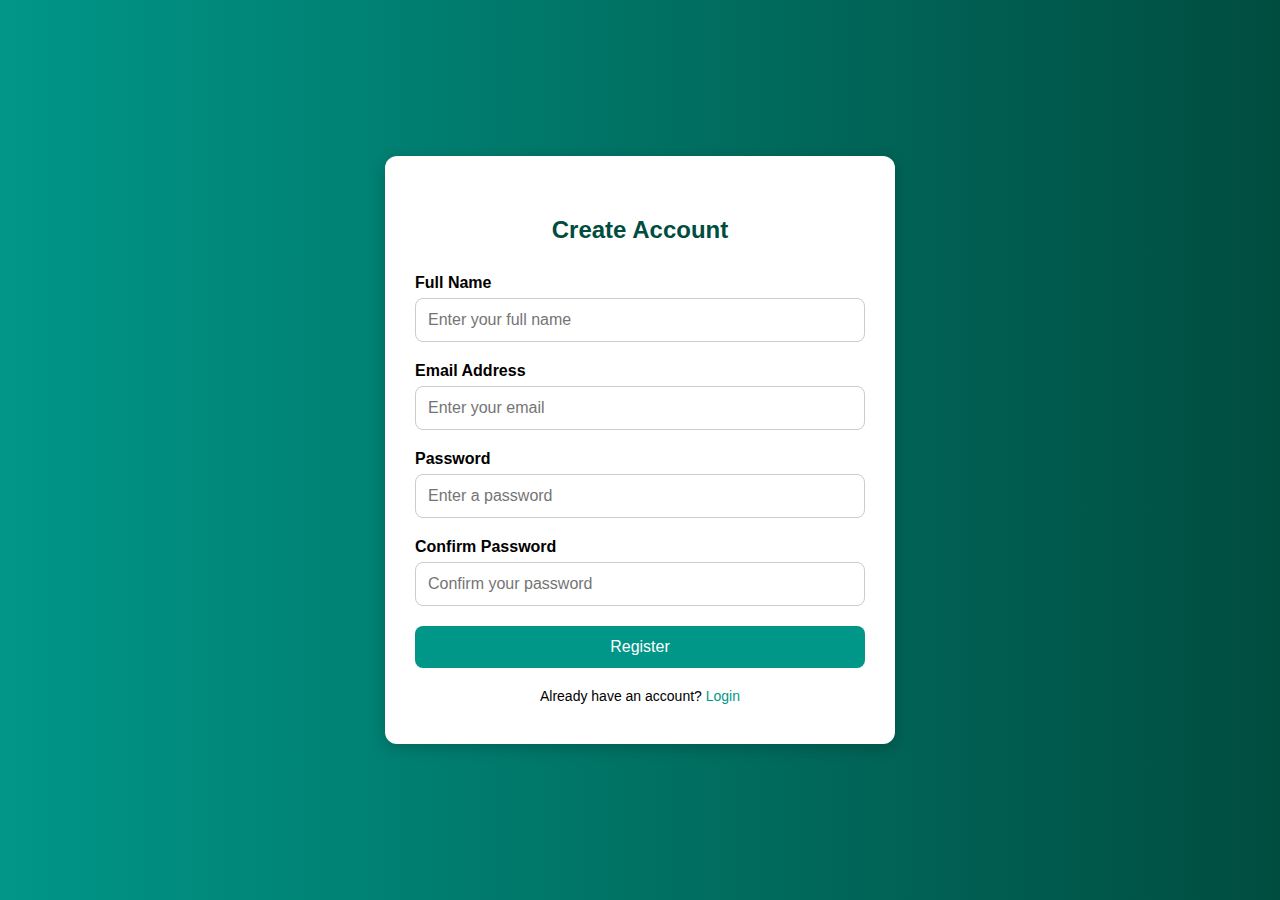
<file: register.html>
<!DOCTYPE html>
<html lang="en">
<head>
  <meta charset="UTF-8" />
  <meta name="viewport" content="width=device-width, initial-scale=1" />
  <title>Register | Cartify</title>
  <style>
    body {
      margin: 0;
      font-family: 'Segoe UI', sans-serif;
      background: linear-gradient(to right, #009688, #004d40);
      display: flex;
      justify-content: center;
      align-items: center;
      height: 100vh;
    }

    .register-container {
      background-color: #fff;
      padding: 40px 30px;
      border-radius: 12px;
      box-shadow: 0 4px 15px rgba(0, 0, 0, 0.2);
      width: 100%;
      max-width: 450px;
    }

    .register-container h2 {
      text-align: center;
      margin-bottom: 30px;
      color: #004d40;
    }

    .form-group {
      margin-bottom: 20px;
    }

    .form-group label {
      display: block;
      margin-bottom: 6px;
      font-weight: 600;
    }

    .form-group input {
      width: 100%;
      padding: 12px;
      border: 1px solid #ccc;
      border-radius: 8px;
      font-size: 16px;
      outline: none;
      transition: border-color 0.3s;
      box-sizing: border-box;
    }

    .form-group input:focus {
      border-color: #009688;
    }

    .toggle-password {
      float: right;
      margin-top: -32px;
      margin-right: 10px;
      cursor: pointer;
      font-size: 14px;
      color: #00796b;
    }

    .register-btn {
      width: 100%;
      padding: 12px;
      background-color: #009688;
      color: #fff;
      font-size: 16px;
      border: none;
      border-radius: 8px;
      cursor: pointer;
      transition: background-color 0.3s;
    }

    .register-btn:hover {
      background-color: #00796b;
    }

    .login-link {
      text-align: center;
      margin-top: 20px;
      font-size: 14px;
    }

    .login-link a {
      color: #009688;
      text-decoration: none;
    }

    .login-link a:hover {
      text-decoration: underline;
    }

    .error {
      color: red;
      font-size: 14px;
      margin-top: -15px;
      margin-bottom: 15px;
      display: none;
    }

    @media (max-width: 500px) {
      .register-container {
        padding: 30px 20px;
      }
    }

    
  </style>
</head>
<body>
  <div class="register-container">
    <h2>Create Account</h2>
    <form id="register-form">
      <div class="form-group">
        <label for="name">Full Name</label>
        <input type="text" id="name" placeholder="Enter your full name" required>
      </div>
      <div class="form-group">
        <label for="email">Email Address</label>
        <input type="email" id="email" placeholder="Enter your email" required>
      </div>
      <div class="form-group">
        <label for="password">Password</label>
        <input type="password" id="password" placeholder="Enter a password" required>
        <span class="toggle-password" onclick="togglePassword('password')">Show</span>
      </div>
      <div class="form-group">
        <label for="confirm-password">Confirm Password</label>
        <input type="password" id="confirm-password" placeholder="Confirm your password" required>
        <span class="toggle-password" onclick="togglePassword('confirm-password')">Show</span>
      </div>

      <div id="error-message" class="error">Passwords do not match!</div>

      <button type="submit" class="register-btn">Register</button>
    </form>

    <div class="login-link">
      Already have an account? <a href="login.html">Login</a>
    </div>
  </div>

  
   
 
   <script>
  function togglePassword(id) {
    const input = document.getElementById(id);
    const toggle = input.nextElementSibling;
    if (input.type === "password") {
      input.type = "text";
      toggle.textContent = "Hide";
    } else {
      input.type = "password";
      toggle.textContent = "Show";
    }
  }

  document.getElementById('register-form').addEventListener('submit', function (e) {
    e.preventDefault();

    const name = document.getElementById('name').value.trim();
    const email = document.getElementById('email').value.trim();
    const password = document.getElementById('password').value.trim();
    const confirmPassword = document.getElementById('confirm-password').value.trim();
    const errorMessage = document.getElementById('error-message');

    // Check if all fields are filled
    if (!name || !email || !password || !confirmPassword) {
      alert("Please fill in all fields.");
      return;
    }

    // Check if passwords match
    if (password !== confirmPassword) {
      errorMessage.style.display = 'block';
      return;
    } else {
      errorMessage.style.display = 'none';
    }

    // Simulate saving data
    const user = {
      name: name,
      email: email,
      password: password
    };
    localStorage.setItem('user', JSON.stringify(user));

    // Success message and redirect
    alert("Account created successfully! Redirecting to home page...");
    window.location.href = "index.html";
  });
</script>

  




  

</body>
</html>
</file>
<file: style.css>
@import url('https://fonts.googleapis.com/css2?family=Poppins:wght@500&display=swap');

* {
  margin: 0;
  padding: 0;
  box-sizing: border-box;
}




body {
  font-family: 'Poppins', sans-serif;
  background-color: #ffffff;
  color: #2f2f2f;
}

.navbar {
  background-color: #009688;
  height: 70px;
  display: flex;
  justify-content: space-between;
  align-items: center;
  padding: 0 30px;
}



.nav-links {
  list-style: none;
  display: flex;
  gap: 25px;
}

.nav-links li a {
  text-decoration: none;
  color: white;
  font-size: 16px;
  transition: color 0.3s;
}

.nav-links li a:hover {
  color:white;
 }

.logo {
  font-size: 28px;
  font-weight: bold;
  color: #ffffff;
   font-family: 'Poppins', sans-serif; 
} 

 .logo .dot {
  color: #ff5e57; 
 } 


 .discount-section {
  display: flex;
  align-items: center;
  justify-content: space-between;
  padding: 60px 50px;
  background-color: #ffffff;
  color: #2f2f2f;
  gap: 40px;
  flex-wrap: wrap;
  background-color: #f0fafa;
}

.discount-text {
  flex: 1;
  min-width: 280px;
}

.discount-text h2 {
  font-size: 60px;
  color: #009688;
  margin-bottom: 20px;
}

.discount-text p {
  font-size: 30px;
  margin-bottom: 25px;
  line-height: 1.5;
} 

.shop-btn {
  padding: 12px 24px;
  background-color: #009688;
  color: #fff;
  border: none;
  font-size: 16px;
  border-radius: 6px;
  cursor: pointer;
  transition: background-color 0.3s;
}

.shop-btn:hover {
  background-color: #00796b;
}

.discount-image {
  flex: 1;
  text-align: right;
  min-width: 400px;
}

.discount-image img {

  border-radius: 8px;
  width: 100%;     /* Fill the entire column */
  height: auto;
  object-fit: cover;
}


/* General navbar link styles */
.navbar ul li a {
  position: relative;
  display: inline-block;
  color: white;
  text-decoration: none;
  font-size: 18px;
  padding: 10px 15px;
  transition: transform 0.3s ease, color 0.3s ease;
}

/* Underline effect */
.navbar ul li a::after {
  content: "";
  position: absolute;
  left: 0;
  bottom: 5px;
  width: 0%;
  height: 2px;
  background-color: white;
  transition: width 0.3s ease;
}

/* Hover effect */
.navbar ul li a:hover {
  transform: scale(1.05);
}

/* Animate underline on hover */
.navbar ul li a:hover::after {
  width: 100%;
}

/* NEW: Keep underline on active page */
.navbar ul li a.active::after {
  width: 100%;
}


/* Categories Section Styling */
.categories-section {
  padding: 50px 20px;
  background-color: #f0fafa;
  text-align: center;
}

.categories-section h2 {
  font-size: 2.5rem;
  color: #1a8d7a;
  margin-bottom: 30px;
}

/* Category Cards Grid */
.category-cards {
  display: grid;
  grid-template-columns: repeat(3, 1fr);
  gap: 30px;
  max-width: 1200px;
  margin: auto;
}

/* Individual Card */
.category-card {
  background-color: #ffffff;
  border-radius: 15px;
  box-shadow: 0 4px 12px rgba(0, 0, 0, 0.08);
  transition: transform 0.3s, box-shadow 0.3s;
  padding: 15px;
  cursor: pointer;
}

.category-card img {
  width: 100%;
  height: 160px;
  object-fit: contain;
  border-radius: 12px;
}

.category-card p {
  margin-top: 10px;
  font-size: 1.1rem;
  font-weight: 600;
  color: #333;
}

/* Hover effect */
.category-card:hover {
  transform: translateY(-8px);
  box-shadow: 0 8px 16px rgba(0, 0, 0, 0.15);
}

.category-card {
  transition: transform 0.3s ease, box-shadow 0.3s ease;
  cursor: pointer;
}

.category-card:hover {
  transform: scale(1.05);
  box-shadow: 0 6px 18px rgba(0, 0, 0, 0.1);
}

.active-category {
  border: 2px solid #00bcd4;
  box-shadow: 0 8px 20px rgba(0, 188, 212, 0.3);
}

/* Wrapper for the entire deals section */
.deals-section {
  background-color: #f5d3a6; /* soft peach sale vibe */
  padding: 50px 20px;
  border-radius: 10px;
  max-width: 2000px;
  margin: 40px auto;
  box-shadow: 0 8px 20px rgba(0, 0, 0, 0.05);
}

/* Section heading */
.deals-heading {
  text-align: center;
  font-size: 2rem;
  font-weight: bold;
  color: #d32f2f; /* red for SALE feel */
  margin-bottom: 40px;
  font-family: 'Poppins', sans-serif;
}

/* Flex container for the deal cards */
.deals-container {
  display: flex;
  flex-wrap: wrap;
  gap: 30px;
  justify-content: center;
}

/* Each individual deal card */
.deal-card {
  background-color: #fff;
  border-radius: 16px;
  padding: 15px;
  width: 250px;
  box-shadow: 0 6px 15px rgba(0, 0, 0, 0.08);
  transition: transform 0.3s ease;
  text-align: center;
}

/* On hover, lift the card */
.deal-card:hover {
  transform: translateY(-8px);
}

/* Deal image styling */
.deal-card img {
  width: 100%;
  height: auto;
  max-height: 180px;
  object-fit: contain;
  border-radius: 12px;
  margin-bottom: 12px;
}

/* Brand text */
.brand-text {
  font-weight: bold;
  font-size: 1.2rem;
  margin-bottom: 6px;
}

/* Discount text */
.discount {
  color: #e53935;
  font-weight: bold;
  margin: 0;
}

/* Subtext under discount */
.subtext {
  color:#009688;
  font-size: 0.95rem;
  margin-top: 5px;
}


.site-footer {
  background-color: #009688;
  color: #eee;
  padding: 50px 20px 20px;
  font-family: 'Poppins', sans-serif;
}

.footer-container {
  display: flex;
  flex-wrap: wrap;
  justify-content: space-between;
  gap: 30px;
  max-width: 1200px;
  margin: auto;
}

.footer-column {
  flex: 1 1 220px;
}

.footer-column h3,
.footer-column h4 {
  color: #fff;
  margin-bottom: 15px;
}

.footer-column p {
  font-size: 0.95rem;
  line-height: 1.6;
}

.footer-column ul {
  list-style: none;
  padding: 0;
}

.footer-column ul li {
  margin-bottom: 8px;
}

.footer-column ul li a {
  color: #ccc;
  text-decoration: none;
  transition: color 0.3s ease;
}

.footer-column ul li a:hover {
  color: #fff;
}

.social-icons a {
  margin-right: 10px;
}

.social-icons img {
  width: 24px;
  height: 24px;
  filter: brightness(0) invert(1);
  transition: transform 0.3s;
}

.social-icons img:hover {
  transform: scale(1.2);
}

.footer-bottom {
  border-top: 1px solid #aeaeae;
  text-align: center;
  padding-top: 20px;
  margin-top: 30px;
  font-size: 0.9rem;
  color: #d3d2d2;
}

/* Responsive Design  */


@media (max-width: 992px) {
  .discount-text h2 {
    font-size: 40px;
  }
  .discount-text p {
    font-size: 20px;
  }
  .discount-image {
    min-width: 300px;
    text-align: center;
  }
  .category-cards {
    grid-template-columns: repeat(2, 1fr);
  }
}

/* Mobile (max-width: 600px) */
@media (max-width: 600px) {
  .navbar {
    flex-direction: column;
    height: auto;
    padding: 15px;
    text-align: center;
  }
  .nav-links {
    flex-direction: column;
    gap: 10px;
    margin-top: 10px;
  }
  .discount-section {
    flex-direction: column;
    text-align: center;
    padding: 30px 20px;
  }
  .discount-text h2 {
    font-size: 28px;
  }
  .discount-text p {
    font-size: 16px;
  }
  .discount-image {
    min-width: 100%;
  }
  .category-cards {
    grid-template-columns: 1fr;
  }
  .deals-container {
    flex-direction: column;
    align-items: center;
  }
  .deal-card {
    width: 90%;
    max-width: 350px;
  }
  .footer-container {
    flex-direction: column;
    text-align: center;
  }
}

/* Responsive Design */

/* Tablets (up to 992px) */
@media (max-width: 992px) {
  .discount-text h2 {
    font-size: 40px;
  }

  .discount-text p {
    font-size: 20px;
  }

  .discount-image {
    min-width: 280px;
  }

  .category-cards {
    grid-template-columns: repeat(2, 1fr);
  }

  .deals-container {
    gap: 20px;
  }
}

/* Mobile (up to 600px) */
@media (max-width: 600px) {
  .navbar {
    flex-direction: column;
    height: auto;
    padding: 15px;
    text-align: center;
  }

  .nav-links {
    flex-direction: column;
    gap: 15px;
    margin-top: 10px;
  }

  .discount-section {
    flex-direction: column;
    padding: 30px 20px;
    text-align: center;
  }

  .discount-text h2 {
    font-size: 32px;
  }

  .discount-text p {
    font-size: 18px;
  }

  .discount-image {
    text-align: center;
    min-width: unset;
  }

  .category-cards {
    grid-template-columns: 1fr;
  }

  .deal-card {
    width: 100%;
    max-width: 320px;
  }

  .footer-container {
    flex-direction: column;
    text-align: center;
    gap: 20px;
  }
}


/* PRODUCTS SECTION CSS */

.products-section {
  padding: 60px 0;
  background: #f9f9f9;
}

.section-title {
  text-align: center;
  font-size: 2rem;
  margin-bottom: 40px;
}

.products-grid {
  display: grid;
  grid-template-columns: repeat(auto-fit, minmax(250px, 1fr));
  gap: 30px;
}

.product-card {
  background: #fff;
  padding: 20px;
  border-radius: 12px;
  box-shadow: 0 0 12px rgba(0,0,0,0.1);
  text-align: center;
  transition: transform 0.3s;
}

.product-card:hover {
  transform: translateY(-5px);
}

.product-card img {
  width: 100%;
  height: 220px;
  object-fit: contain;
  border-radius: 8px;
}

.product-card h3 {
  font-size: 1.2rem;
  margin: 15px 0 10px;
}

.product-card .price {
  color: #009688;
  font-weight: bold;
  margin-bottom: 10px;
}

.add-to-cart {
   padding: 12px 48px;
  background-color: #009688;
  color: #fff;
  border: none;
  font-size: 16px;
  border-radius: 6px;
  cursor: pointer;
  transition: background-color 0.3s;
}

.add-to-cart:hover {
  background:#00796b;
}


.cart-section {
  padding: 60px 0;
  background: #f4f4f4;
}

.cart-grid {
  display: grid;
  grid-template-columns: repeat(auto-fit, minmax(220px, 1fr));
  gap: 25px;
}

.cart-section h2 {
  text-align: center;
  margin-bottom: 40px;
}
</file>
